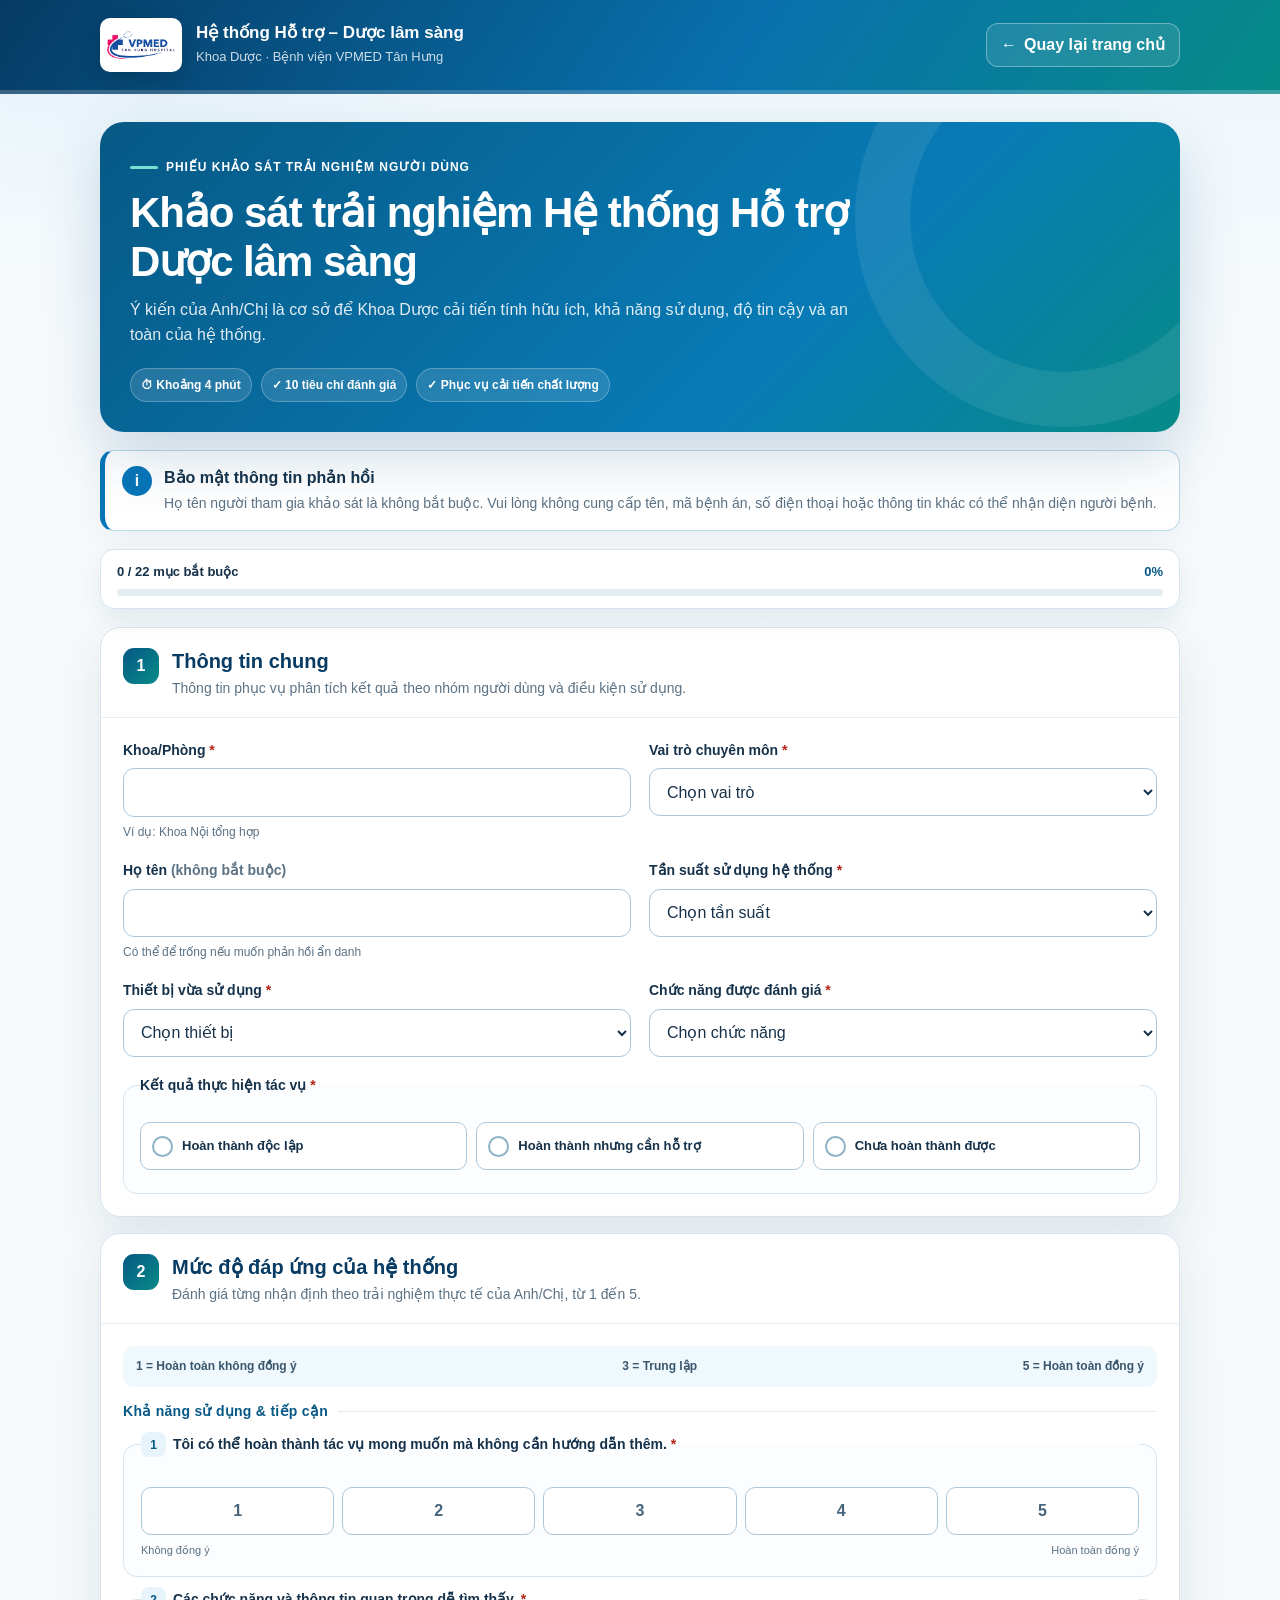
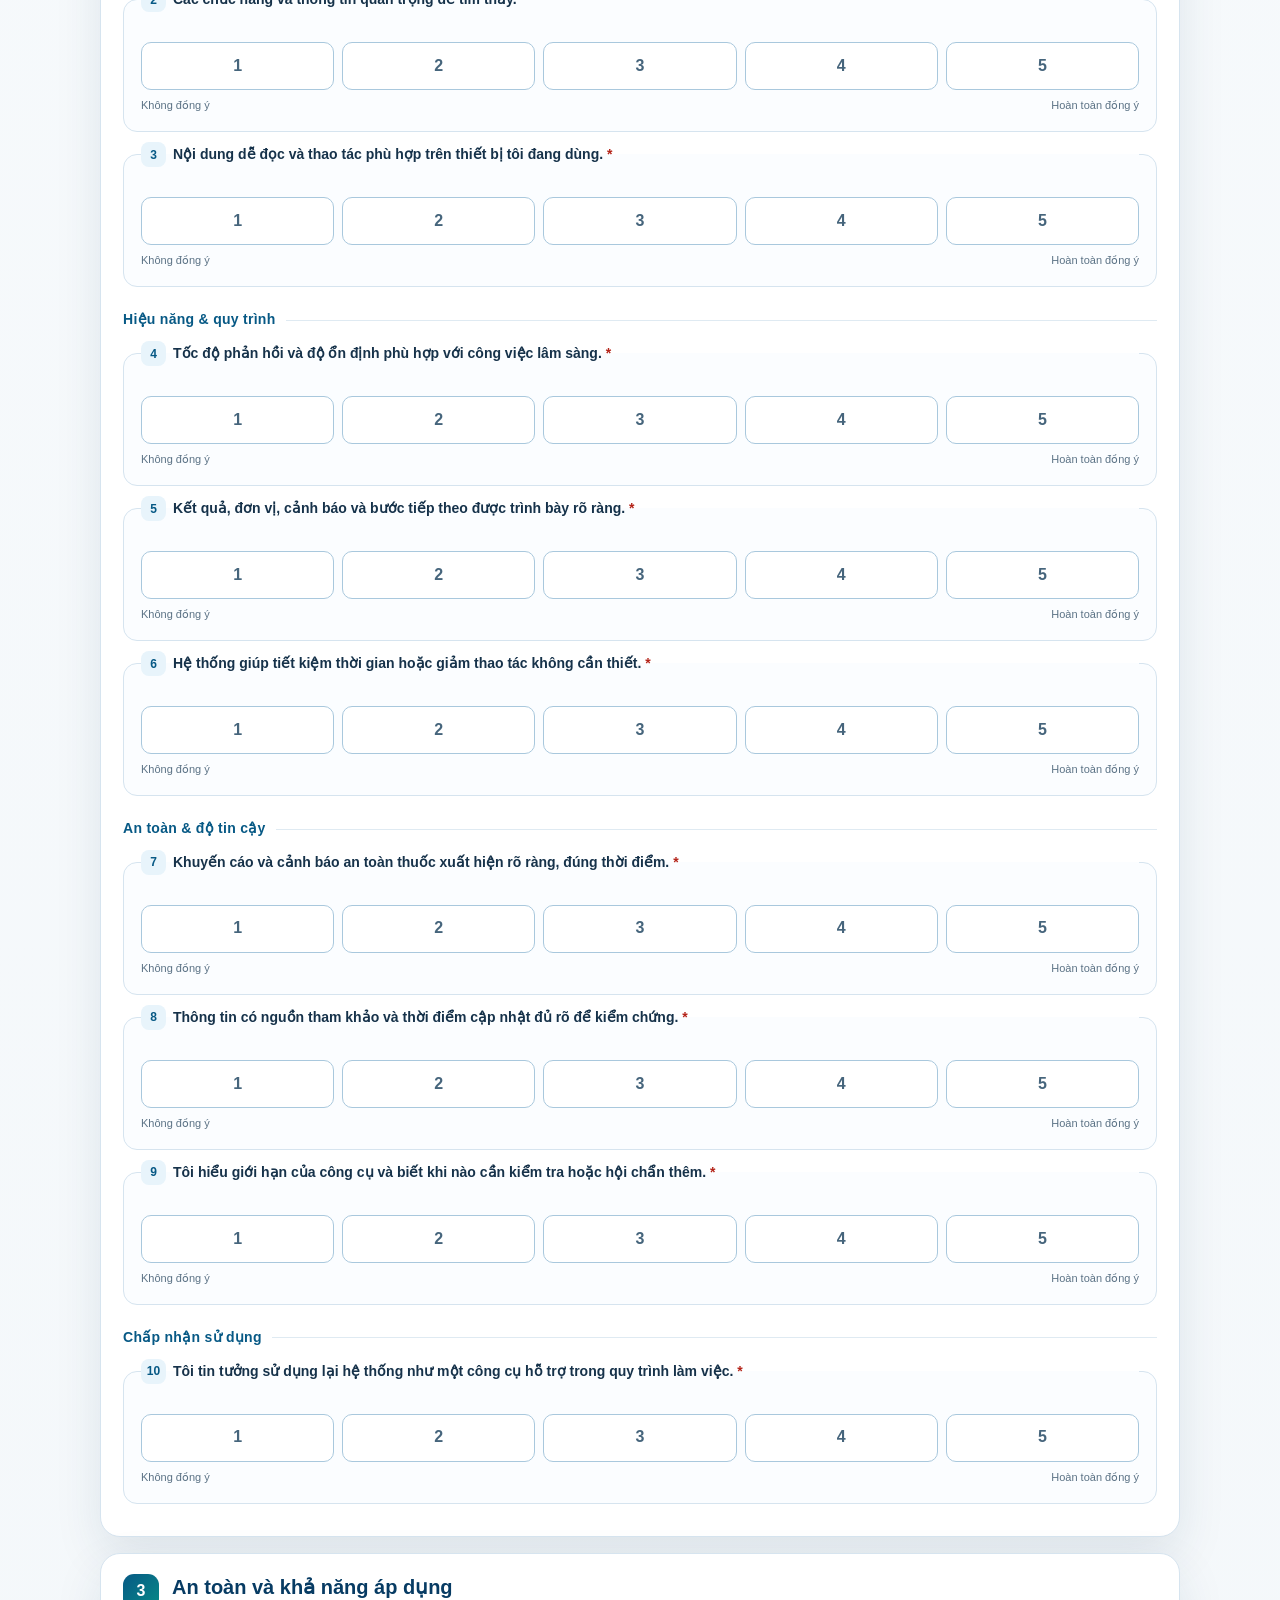
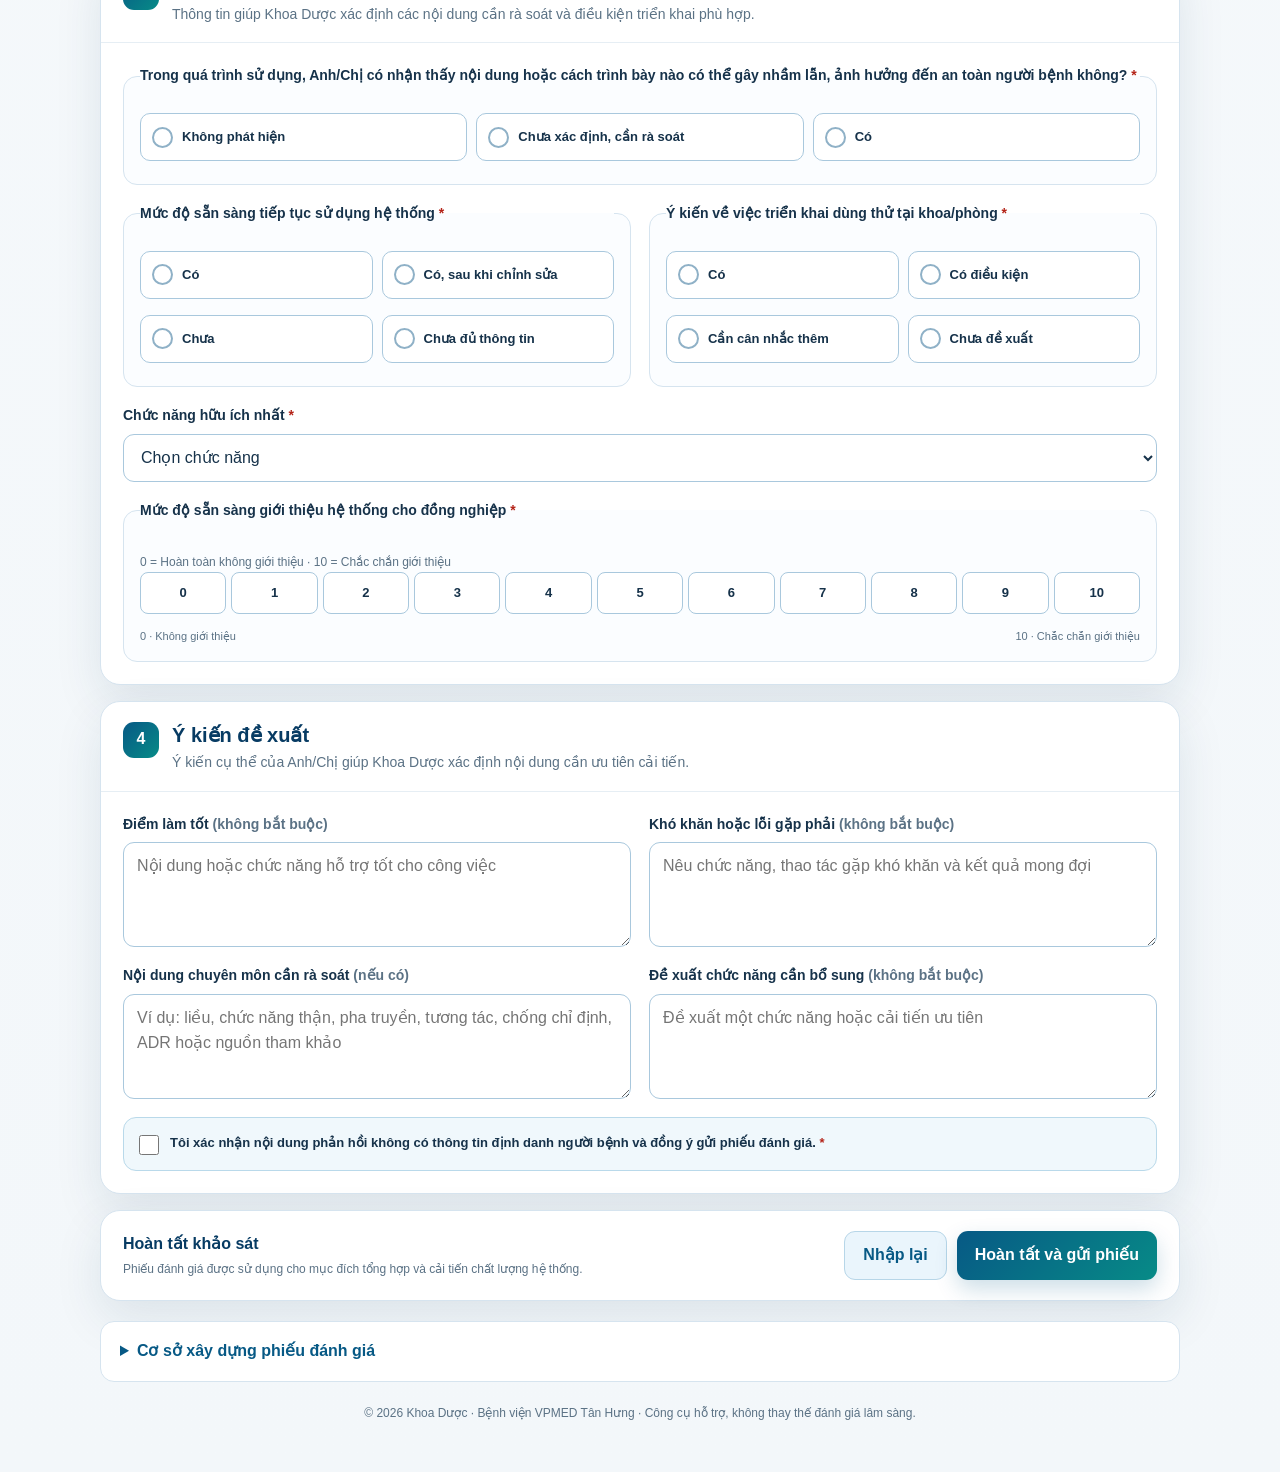
<file: phieu-danh-gia.html>
<!doctype html>
<html lang="vi">
<head>
<meta charset="utf-8">
<meta name="vpmed-build-version" content="2026.11.18.87">
<meta name="viewport" content="width=device-width,initial-scale=1">
<meta name="theme-color" content="#075985">
<meta name="format-detection" content="telephone=no">
<meta name="robots" content="noindex">
<title>Khảo sát trải nghiệm Hệ thống Hỗ trợ Dược lâm sàng | VPMED Tân Hưng</title>
<style>
:root{
  --navy:#073b63;
  --blue:#0875b8;
  --blue-dark:#075985;
  --teal:#078b87;
  --teal-soft:#e8faf7;
  --sky:#eaf5fc;
  --bg:#f3f8fc;
  --surface:#ffffff;
  --text:#16324a;
  --muted:#5b7285;
  --line:#d6e4ef;
  --line-strong:#a9c8dd;
  --danger:#b42318;
  --danger-soft:#fff1f0;
  --success:#147a55;
  --success-soft:#ecfdf5;
  --amber:#a15c00;
  --focus:#ffbf47;
  --shadow:0 18px 48px rgba(24,63,91,.10);
}
*{box-sizing:border-box}
html{scroll-behavior:smooth}
body{
  margin:0;
  min-width:320px;
  color:var(--text);
  background:
    radial-gradient(circle at 10% -5%,rgba(65,165,220,.16),transparent 29rem),
    linear-gradient(180deg,#eef7fc 0,#f7fafc 24rem,#f3f7fa 100%);
  font-family:Inter,-apple-system,BlinkMacSystemFont,"Segoe UI",Roboto,Arial,sans-serif;
  font-size:16px;
  line-height:1.55;
}
button,input,select,textarea{font:inherit}
a{color:var(--blue-dark)}
.skip-link{
  position:fixed;
  top:8px;
  left:8px;
  z-index:1000;
  padding:10px 14px;
  color:#fff;
  background:var(--navy);
  border-radius:8px;
  transform:translateY(-160%);
}
.skip-link:focus{transform:none}
.site-header{
  color:#fff;
  background:linear-gradient(125deg,#063b64 0%,#0871ad 58%,#078b87 100%);
  border-bottom:4px solid rgba(255,255,255,.20);
}
.header-inner{
  width:min(1080px,calc(100% - 32px));
  margin:0 auto;
  padding:18px 0;
  display:flex;
  align-items:center;
  justify-content:space-between;
  gap:24px;
}
.brand{display:flex;align-items:center;gap:14px;min-width:0}
.brand-logo{
  width:82px;
  height:54px;
  object-fit:contain;
  flex:0 0 auto;
  padding:5px;
  background:#fff;
  border-radius:10px;
  box-shadow:0 8px 22px rgba(0,0,0,.14);
}
.brand strong{display:block;font-size:17px;line-height:1.3}
.brand span{display:block;margin-top:3px;color:rgba(255,255,255,.80);font-size:13px}
.back-link{
  display:inline-flex;
  align-items:center;
  gap:7px;
  min-height:44px;
  padding:9px 14px;
  color:#fff;
  text-decoration:none;
  font-weight:800;
  border:1px solid rgba(255,255,255,.34);
  border-radius:12px;
  background:rgba(255,255,255,.10);
}
.page{
  width:min(1080px,calc(100% - 32px));
  margin:0 auto;
  padding:28px 0 50px;
}
.hero{
  position:relative;
  overflow:hidden;
  padding:30px;
  color:#fff;
  background:linear-gradient(135deg,#075985,#087bb6 65%,#078b87);
  border-radius:24px;
  box-shadow:0 24px 60px rgba(7,77,120,.19);
}
.hero::after{
  content:"";
  position:absolute;
  right:-95px;
  top:-115px;
  width:310px;
  height:310px;
  border:55px solid rgba(255,255,255,.08);
  border-radius:50%;
}
.hero-content{position:relative;z-index:1;max-width:790px}
.eyebrow{
  display:inline-flex;
  align-items:center;
  gap:8px;
  margin-bottom:12px;
  font-size:12px;
  font-weight:900;
  letter-spacing:.08em;
  text-transform:uppercase;
}
.eyebrow::before{content:"";width:28px;height:3px;background:#79e1d5;border-radius:99px}
.hero h1{margin:0;font-size:clamp(28px,5vw,42px);line-height:1.16;letter-spacing:-.025em}
.hero p{max-width:740px;margin:12px 0 0;color:rgba(255,255,255,.88);font-size:16px}
.trust-row{display:flex;flex-wrap:wrap;gap:9px;margin-top:20px}
.trust-badge{
  display:inline-flex;
  align-items:center;
  gap:7px;
  padding:7px 10px;
  color:#fff;
  background:rgba(255,255,255,.12);
  border:1px solid rgba(255,255,255,.24);
  border-radius:999px;
  font-size:12px;
  font-weight:800;
}
.notice{
  display:grid;
  grid-template-columns:auto 1fr;
  gap:12px;
  align-items:start;
  margin:18px 0;
  padding:15px 17px;
  background:#fff;
  border:1px solid #b9d9ea;
  border-left:5px solid var(--blue);
  border-radius:14px;
  box-shadow:0 10px 30px rgba(24,63,91,.06);
}
.notice-icon{
  display:grid;
  place-items:center;
  width:30px;
  height:30px;
  color:#fff;
  background:var(--blue);
  border-radius:50%;
  font-weight:900;
}
.notice strong{display:block;margin-bottom:2px}
.notice p{margin:0;color:var(--muted);font-size:14px}
.progress-card{
  position:sticky;
  top:10px;
  z-index:20;
  margin:0 0 18px;
  padding:12px 16px;
  background:rgba(255,255,255,.96);
  border:1px solid var(--line);
  border-radius:14px;
  box-shadow:0 10px 26px rgba(24,63,91,.09);
  backdrop-filter:blur(10px);
}
.progress-meta{display:flex;justify-content:space-between;gap:14px;margin-bottom:7px;font-size:13px;font-weight:800}
.progress-meta span:last-child{color:var(--blue-dark)}
.progress-track{height:7px;overflow:hidden;background:#e3edf4;border-radius:99px}
.progress-bar{height:100%;width:0;background:linear-gradient(90deg,var(--blue),var(--teal));border-radius:inherit;transition:width .25s ease}
.card{
  margin:16px 0;
  background:var(--surface);
  border:1px solid var(--line);
  border-radius:20px;
  box-shadow:var(--shadow);
}
.section-head{
  display:flex;
  align-items:flex-start;
  gap:13px;
  padding:20px 22px 17px;
  border-bottom:1px solid #e6eef4;
}
.section-number{
  display:grid;
  place-items:center;
  flex:0 0 auto;
  width:36px;
  height:36px;
  color:#fff;
  background:linear-gradient(135deg,var(--blue-dark),var(--teal));
  border-radius:11px;
  font-weight:900;
}
.section-head h2{margin:0;color:var(--navy);font-size:20px;line-height:1.3}
.section-head p{margin:4px 0 0;color:var(--muted);font-size:14px}
.section-body{padding:22px}
.field-grid{display:grid;grid-template-columns:1fr 1fr;gap:18px}
.field{min-width:0}
.field.full{grid-column:1/-1}
.field label,.field-label{
  display:block;
  margin:0 0 7px;
  color:var(--text);
  font-size:14px;
  font-weight:850;
}
.required{color:var(--danger)}
.optional{color:var(--muted);font-weight:600}
.hint{margin:6px 0 0;color:var(--muted);font-size:12px}
input[type="text"],select,textarea{
  display:block;
  width:100%;
  min-height:48px;
  padding:11px 13px;
  color:var(--text);
  background:#fff;
  border:1px solid var(--line-strong);
  border-radius:11px;
  outline:0;
}
textarea{min-height:105px;resize:vertical}
input[type="text"]:focus,select:focus,textarea:focus{
  border-color:var(--blue);
  box-shadow:0 0 0 4px rgba(8,117,184,.13);
}
fieldset{min-width:0;margin:0;padding:0;border:0}
.choice-set{padding:16px;border:1px solid var(--line);border-radius:14px;background:#fbfdff}
.choice-set legend{
  width:100%;
  margin:0 0 10px;
  padding:0;
  color:var(--text);
  font-size:14px;
  font-weight:850;
}
.choice-grid{display:grid;grid-template-columns:repeat(3,minmax(0,1fr));gap:9px}
.choice-grid.two{grid-template-columns:repeat(2,minmax(0,1fr))}
.choice-option{position:relative;display:block;cursor:pointer}
.choice-option input{position:absolute;opacity:0;pointer-events:none}
.choice-option span{
  display:flex;
  align-items:center;
  min-height:48px;
  padding:10px 11px;
  color:var(--text);
  background:#fff;
  border:1px solid var(--line-strong);
  border-radius:10px;
  font-size:13px;
  font-weight:750;
}
.choice-option span::before{
  content:"";
  width:17px;
  height:17px;
  margin-right:9px;
  flex:0 0 auto;
  border:2px solid #8fb1c7;
  border-radius:50%;
  background:#fff;
}
.choice-option input:checked+span{color:var(--blue-dark);border-color:var(--blue);background:#edf8ff;box-shadow:inset 0 0 0 1px var(--blue)}
.choice-option input:checked+span::before{border:5px solid var(--blue)}
.choice-option input:focus-visible+span{outline:3px solid var(--focus);outline-offset:2px}
.domain{margin-top:22px}
.domain:first-child{margin-top:0}
.domain-title{
  display:flex;
  align-items:center;
  gap:10px;
  margin:0 0 10px;
  color:var(--blue-dark);
  font-size:14px;
  font-weight:900;
  letter-spacing:.02em;
}
.domain-title::after{content:"";height:1px;flex:1;background:#dfeaf2}
.rating-item{
  margin:10px 0;
  padding:17px;
  background:#fbfdff;
  border:1px solid var(--line);
  border-radius:14px;
}
.rating-item.is-answered{border-color:#9ad2c9;background:#fbfffe}
.rating-item legend{width:100%;padding:0;color:var(--text);font-size:14px;font-weight:780;line-height:1.5}
.question-number{
  display:inline-grid;
  place-items:center;
  width:25px;
  height:25px;
  margin-right:7px;
  color:var(--blue-dark);
  background:#e8f4fb;
  border-radius:8px;
  font-size:12px;
  font-weight:900;
}
.likert{
  display:grid;
  grid-template-columns:repeat(5,minmax(50px,1fr));
  gap:8px;
  margin-top:13px;
}
.likert-option{position:relative;display:block;cursor:pointer}
.likert-option input{position:absolute;opacity:0;pointer-events:none}
.likert-option span{
  display:grid;
  place-items:center;
  min-height:48px;
  color:#46657c;
  background:#fff;
  border:1px solid var(--line-strong);
  border-radius:10px;
  font-weight:900;
}
.likert-option input:checked+span{
  color:#fff;
  border-color:var(--blue);
  background:linear-gradient(135deg,var(--blue),var(--teal));
  box-shadow:0 7px 18px rgba(8,117,184,.18);
}
.likert-option input:focus-visible+span{outline:3px solid var(--focus);outline-offset:2px}
.rating-anchors{display:flex;justify-content:space-between;gap:15px;margin-top:7px;color:var(--muted);font-size:11px}
.scale-note{
  display:flex;
  justify-content:space-between;
  gap:14px;
  margin-bottom:14px;
  padding:11px 13px;
  color:#39566d;
  background:#eff8fd;
  border-radius:11px;
  font-size:12px;
  font-weight:750;
}
.nps-scale{display:grid;grid-template-columns:repeat(11,minmax(38px,1fr));gap:5px}
.nps-option{position:relative;cursor:pointer}
.nps-option input{position:absolute;opacity:0;pointer-events:none}
.nps-option span{
  display:grid;
  place-items:center;
  min-height:42px;
  background:#fff;
  border:1px solid var(--line-strong);
  border-radius:8px;
  font-size:13px;
  font-weight:850;
}
.nps-option input:checked+span{color:#fff;background:var(--blue);border-color:var(--blue)}
.nps-option input:focus-visible+span{outline:3px solid var(--focus);outline-offset:2px}
.safety-detail{display:none;margin-top:12px}
.safety-detail.is-visible{display:block}
.privacy-box{
  display:flex;
  align-items:flex-start;
  gap:11px;
  margin-top:18px;
  padding:15px;
  background:#f0f8fc;
  border:1px solid #b9d9ea;
  border-radius:13px;
}
.privacy-box input{width:20px;height:20px;margin:2px 0 0;accent-color:var(--blue)}
.privacy-box label{font-size:13px;font-weight:750}
.error-summary{
  display:none;
  margin:0 0 16px;
  padding:17px;
  color:#7b1b14;
  background:var(--danger-soft);
  border:2px solid #d92d20;
  border-radius:14px;
}
.error-summary.is-visible{display:block}
.error-summary h2{margin:0 0 8px;font-size:17px}
.error-summary ul{margin:0;padding-left:22px}
.error-summary a{color:#7b1b14;font-weight:750}
.has-error{border-color:#d92d20!important;background:#fffafa!important}
.has-error input[type="text"],.has-error select,.has-error textarea{border-color:#d92d20}
.field-error{margin:8px 0 0;color:var(--danger);font-size:12px;font-weight:800}
.submit-card{padding:20px 22px}
.submit-layout{display:flex;align-items:center;justify-content:space-between;gap:18px}
.submit-copy strong{display:block;color:var(--navy)}
.submit-copy span{display:block;margin-top:3px;color:var(--muted);font-size:12px}
.actions{display:flex;gap:10px;flex:0 0 auto}
.button{
  display:inline-flex;
  align-items:center;
  justify-content:center;
  min-height:48px;
  padding:11px 18px;
  border:0;
  border-radius:11px;
  cursor:pointer;
  font-weight:900;
}
.button-primary{color:#fff;background:linear-gradient(135deg,var(--blue-dark),var(--teal));box-shadow:0 9px 22px rgba(7,89,133,.20)}
.button-secondary{color:var(--blue-dark);background:#eaf5fc;border:1px solid #b7d6e8}
.button:disabled{cursor:wait;opacity:.65}
.button:focus-visible,.back-link:focus-visible,a:focus-visible{outline:3px solid var(--focus);outline-offset:3px}
.status{display:none;margin-top:15px;padding:17px;border-radius:14px}
.status.is-visible{display:block}
.status.success{color:#105d42;background:var(--success-soft);border:1px solid #86d8b7}
.status.error{color:#7b1b14;background:var(--danger-soft);border:1px solid #f0aaa4}
.status strong{display:block;margin-bottom:4px}
.reference-box{margin-top:20px;padding:17px 19px;background:#fff;border:1px solid var(--line);border-radius:14px}
.reference-box summary{cursor:pointer;color:var(--blue-dark);font-weight:900}
.reference-box ul{margin:12px 0 6px;padding-left:20px}
.reference-box li{margin:7px 0;color:var(--muted);font-size:13px}
.reference-box p{margin:10px 0 0;color:var(--muted);font-size:12px}
.page-footer{padding:22px 0 0;text-align:center;color:var(--muted);font-size:12px}
body.is-embedded .site-header{display:none}
body.is-embedded .page{width:min(1000px,calc(100% - 22px));padding-top:12px}
body.is-embedded .hero{border-radius:17px}
body.is-embedded .back-link{display:none}
@media(max-width:760px){
  .header-inner,.page{width:min(100% - 20px,1080px)}
  .header-inner{padding:12px 0}
  .brand-logo{width:68px;height:46px}
  .brand strong{font-size:14px}
  .brand span{font-size:11px}
  .back-link{padding:8px 10px;font-size:12px}
  .page{padding-top:14px}
  .hero{padding:22px 18px;border-radius:18px}
  .hero h1{font-size:29px}
  .hero p{font-size:14px}
  .progress-card{top:5px}
  .section-head{padding:17px 15px 14px}
  .section-body,.submit-card{padding:16px 14px}
  .field-grid{grid-template-columns:1fr;gap:15px}
  .field.full{grid-column:auto}
  .choice-grid,.choice-grid.two{grid-template-columns:1fr}
  .likert{gap:5px}
  .likert-option span{min-height:46px}
  .nps-scale{grid-template-columns:repeat(6,1fr)}
  .submit-layout{display:block}
  .actions{margin-top:14px}
  .button{flex:1}
}
@media(max-width:420px){
  .brand span{display:none}
  .brand-logo{width:62px}
  .back-link{font-size:0}
  .back-link::after{content:"Trang chủ";font-size:12px}
  .scale-note{display:block}
  .scale-note span{display:block}
  .scale-note span+span{margin-top:4px}
  .rating-item{padding:14px 11px}
  .rating-anchors{font-size:10px}
}
@media(prefers-reduced-motion:reduce){
  html{scroll-behavior:auto}
  *,*::before,*::after{transition:none!important}
}
</style>
</head>
<body>
<a class="skip-link" href="#evalForm">Bỏ qua phần giới thiệu</a>

<header class="site-header">
  <div class="header-inner">
    <div class="brand">
      <img class="brand-logo" src="assets/logo-vpmed.png" alt="VPMED Tân Hưng">
      <div>
        <strong>Hệ thống Hỗ trợ – Dược lâm sàng</strong>
        <span>Khoa Dược · Bệnh viện VPMED Tân Hưng</span>
      </div>
    </div>
    <a class="back-link" href="./" target="_top" rel="noopener"><span aria-hidden="true">←</span> Quay lại trang chủ</a>
  </div>
</header>

<main class="page">
  <section class="hero" aria-labelledby="pageTitle">
    <div class="hero-content">
      <div class="eyebrow">Phiếu khảo sát trải nghiệm người dùng</div>
      <h1 id="pageTitle">Khảo sát trải nghiệm Hệ thống Hỗ trợ Dược lâm sàng</h1>
      <p>Ý kiến của Anh/Chị là cơ sở để Khoa Dược cải tiến tính hữu ích, khả năng sử dụng, độ tin cậy và an toàn của hệ thống.</p>
      <div class="trust-row" aria-label="Thông tin về phiếu">
        <span class="trust-badge">⏱ Khoảng 4 phút</span>
        <span class="trust-badge">✓ 10 tiêu chí đánh giá</span>
        <span class="trust-badge">✓ Phục vụ cải tiến chất lượng</span>
      </div>
    </div>
  </section>

  <aside class="notice" aria-label="Lưu ý bảo mật">
    <span class="notice-icon" aria-hidden="true">i</span>
    <div>
      <strong>Bảo mật thông tin phản hồi</strong>
      <p>Họ tên người tham gia khảo sát là không bắt buộc. Vui lòng không cung cấp tên, mã bệnh án, số điện thoại hoặc thông tin khác có thể nhận diện người bệnh.</p>
    </div>
  </aside>

  <div class="progress-card" aria-label="Tiến độ hoàn thành phiếu">
    <div class="progress-meta"><span id="progressText">Bắt đầu phiếu đánh giá</span><span id="progressPercent">0%</span></div>
    <div class="progress-track" role="progressbar" aria-valuemin="0" aria-valuemax="100" aria-valuenow="0" id="progressTrack">
      <div class="progress-bar" id="progressBar"></div>
    </div>
  </div>

  <div id="errorSummary" class="error-summary" role="alert" tabindex="-1">
    <h2>Vui lòng kiểm tra lại phiếu</h2>
    <ul id="errorList"></ul>
  </div>

  <form id="evalForm" novalidate>
    <section class="card" aria-labelledby="section1Title">
      <div class="section-head">
        <span class="section-number" aria-hidden="true">1</span>
        <div><h2 id="section1Title">Thông tin chung</h2><p>Thông tin phục vụ phân tích kết quả theo nhóm người dùng và điều kiện sử dụng.</p></div>
      </div>
      <div class="section-body">
        <div class="field-grid">
          <div class="field">
            <label for="khoaPhong">Khoa/Phòng <span class="required" aria-hidden="true">*</span></label>
            <input id="khoaPhong" type="text" autocomplete="organization" required>
            <p class="hint">Ví dụ: Khoa Nội tổng hợp</p>
          </div>
          <div class="field">
            <label for="chucDanh">Vai trò chuyên môn <span class="required" aria-hidden="true">*</span></label>
            <select id="chucDanh" required>
              <option value="" selected disabled>Chọn vai trò</option>
              <option>Bác sĩ</option>
              <option>Dược sĩ</option>
              <option>Điều dưỡng</option>
              <option>Kỹ thuật viên</option>
              <option>Quản lý chuyên môn</option>
              <option>Công nghệ thông tin</option>
              <option>Khác</option>
            </select>
          </div>
          <div class="field">
            <label for="hoTen">Họ tên <span class="optional">(không bắt buộc)</span></label>
            <input id="hoTen" type="text" autocomplete="name">
            <p class="hint">Có thể để trống nếu muốn phản hồi ẩn danh</p>
          </div>
          <div class="field">
            <label for="tanSuat">Tần suất sử dụng hệ thống <span class="required" aria-hidden="true">*</span></label>
            <select id="tanSuat" required>
              <option value="" selected disabled>Chọn tần suất</option>
              <option value="lan_dau">Lần đầu sử dụng</option>
              <option value="it_hon_hang_tuan">Ít hơn 1 lần/tuần</option>
              <option value="1_2_lan_tuan">1–2 lần/tuần</option>
              <option value="3_5_lan_tuan">3–5 lần/tuần</option>
              <option value="hang_ngay">Hằng ngày</option>
            </select>
          </div>
          <div class="field">
            <label for="thietBi">Thiết bị vừa sử dụng <span class="required" aria-hidden="true">*</span></label>
            <select id="thietBi" required>
              <option value="" selected disabled>Chọn thiết bị</option>
              <option value="dien_thoai">Điện thoại</option>
              <option value="may_tinh">Máy tính để bàn/laptop</option>
              <option value="may_tinh_bang">Máy tính bảng</option>
              <option value="nhieu_thiet_bi">Nhiều thiết bị</option>
            </select>
          </div>
          <div class="field">
            <label for="chucNangDaDung">Chức năng được đánh giá <span class="required" aria-hidden="true">*</span></label>
            <select id="chucNangDaDung" required>
              <option value="" selected disabled>Chọn chức năng</option>
              <option>Tính CrCl/eGFR và hiệu chỉnh liều</option>
              <option>Tra cứu thuốc nội trú</option>
              <option>Kiểm tra tương tác/chống chỉ định</option>
              <option>Kháng sinh theo bệnh lý</option>
              <option>Tính liều kháng sinh Nhi</option>
              <option>Pha và bảo quản thuốc tiêm</option>
              <option>Thuốc ở thai kỳ/cho con bú</option>
              <option>Cảnh giác dược/an toàn thuốc</option>
              <option>Tính liều PET/CT</option>
              <option>Công cụ Dược lâm sàng khác</option>
              <option>Đánh giá tổng thể nhiều chức năng</option>
            </select>
          </div>
          <fieldset class="choice-set field full">
            <legend>Kết quả thực hiện tác vụ <span class="required" aria-hidden="true">*</span></legend>
            <div class="choice-grid">
              <label class="choice-option"><input id="ketQuaTacVu-hoanThanh" type="radio" name="ketQuaTacVu" value="hoan_thanh" required><span>Hoàn thành độc lập</span></label>
              <label class="choice-option"><input type="radio" name="ketQuaTacVu" value="can_ho_tro" required><span>Hoàn thành nhưng cần hỗ trợ</span></label>
              <label class="choice-option"><input type="radio" name="ketQuaTacVu" value="khong_hoan_thanh" required><span>Chưa hoàn thành được</span></label>
            </div>
          </fieldset>
        </div>
      </div>
    </section>

    <section class="card" aria-labelledby="section2Title">
      <div class="section-head">
        <span class="section-number" aria-hidden="true">2</span>
        <div><h2 id="section2Title">Mức độ đáp ứng của hệ thống</h2><p>Đánh giá từng nhận định theo trải nghiệm thực tế của Anh/Chị, từ 1 đến 5.</p></div>
      </div>
      <div class="section-body">
        <div class="scale-note"><span><strong>1</strong> = Hoàn toàn không đồng ý</span><span><strong>3</strong> = Trung lập</span><span><strong>5</strong> = Hoàn toàn đồng ý</span></div>
        <div id="ratingBox"></div>
      </div>
    </section>

    <section class="card" aria-labelledby="section3Title">
      <div class="section-head">
        <span class="section-number" aria-hidden="true">3</span>
        <div><h2 id="section3Title">An toàn và khả năng áp dụng</h2><p>Thông tin giúp Khoa Dược xác định các nội dung cần rà soát và điều kiện triển khai phù hợp.</p></div>
      </div>
      <div class="section-body">
        <div class="field-grid">
          <fieldset class="choice-set field full">
            <legend>Trong quá trình sử dụng, Anh/Chị có nhận thấy nội dung hoặc cách trình bày nào có thể gây nhầm lẫn, ảnh hưởng đến an toàn người bệnh không? <span class="required" aria-hidden="true">*</span></legend>
            <div class="choice-grid">
              <label class="choice-option"><input id="canhBaoAnToan-khong" type="radio" name="canhBaoAnToan" value="khong" required><span>Không phát hiện</span></label>
              <label class="choice-option"><input type="radio" name="canhBaoAnToan" value="khong_chac" required><span>Chưa xác định, cần rà soát</span></label>
              <label class="choice-option"><input type="radio" name="canhBaoAnToan" value="co" required><span>Có</span></label>
            </div>
            <div class="safety-detail" id="safetyDetailWrap">
              <label class="field-label" for="safetyDetail">Mô tả ngắn nội dung cần rà soát <span class="required" aria-hidden="true">*</span></label>
              <textarea id="safetyDetail" placeholder="Nêu chức năng, dữ liệu hoặc cảnh báo đã thấy; không nhập thông tin người bệnh"></textarea>
            </div>
          </fieldset>

          <fieldset class="choice-set field">
            <legend>Mức độ sẵn sàng tiếp tục sử dụng hệ thống <span class="required" aria-hidden="true">*</span></legend>
            <div class="choice-grid two">
              <label class="choice-option"><input id="sanSang-co" type="radio" name="sanSang" value="co" required><span>Có</span></label>
              <label class="choice-option"><input type="radio" name="sanSang" value="can_chinh_sua" required><span>Có, sau khi chỉnh sửa</span></label>
              <label class="choice-option"><input type="radio" name="sanSang" value="chua" required><span>Chưa</span></label>
              <label class="choice-option"><input type="radio" name="sanSang" value="chua_du_thong_tin" required><span>Chưa đủ thông tin</span></label>
            </div>
          </fieldset>

          <fieldset class="choice-set field">
            <legend>Ý kiến về việc triển khai dùng thử tại khoa/phòng <span class="required" aria-hidden="true">*</span></legend>
            <div class="choice-grid two">
              <label class="choice-option"><input id="deXuat-co" type="radio" name="deXuat" value="co" required><span>Có</span></label>
              <label class="choice-option"><input type="radio" name="deXuat" value="can_dieu_kien" required><span>Có điều kiện</span></label>
              <label class="choice-option"><input type="radio" name="deXuat" value="canh_nhac" required><span>Cần cân nhắc thêm</span></label>
              <label class="choice-option"><input type="radio" name="deXuat" value="chua" required><span>Chưa đề xuất</span></label>
            </div>
          </fieldset>

          <div class="field full">
            <label for="huuIch">Chức năng hữu ích nhất <span class="required" aria-hidden="true">*</span></label>
            <select id="huuIch" required>
              <option value="" selected disabled>Chọn chức năng</option>
              <option>Tính CrCl/eGFR và hiệu chỉnh liều</option>
              <option>Tra cứu thuốc nội trú</option>
              <option>Kiểm tra tương tác/chống chỉ định</option>
              <option>Kháng sinh theo bệnh lý</option>
              <option>Tính liều kháng sinh Nhi</option>
              <option>Pha và bảo quản thuốc tiêm</option>
              <option>Thông tin an toàn thuốc</option>
              <option>Tính liều PET/CT</option>
              <option>Khác</option>
              <option>Chưa xác định</option>
            </select>
          </div>

          <fieldset class="choice-set field full">
            <legend>Mức độ sẵn sàng giới thiệu hệ thống cho đồng nghiệp <span class="required" aria-hidden="true">*</span></legend>
            <p class="hint">0 = Hoàn toàn không giới thiệu · 10 = Chắc chắn giới thiệu</p>
            <div class="nps-scale" aria-label="Thang điểm từ 0 đến 10" id="npsScale"></div>
            <div class="rating-anchors"><span>0 · Không giới thiệu</span><span>10 · Chắc chắn giới thiệu</span></div>
          </fieldset>
        </div>
      </div>
    </section>

    <section class="card" aria-labelledby="section4Title">
      <div class="section-head">
        <span class="section-number" aria-hidden="true">4</span>
        <div><h2 id="section4Title">Ý kiến đề xuất</h2><p>Ý kiến cụ thể của Anh/Chị giúp Khoa Dược xác định nội dung cần ưu tiên cải tiến.</p></div>
      </div>
      <div class="section-body">
        <div class="field-grid">
          <div class="field">
            <label for="diemTot">Điểm làm tốt <span class="optional">(không bắt buộc)</span></label>
            <textarea id="diemTot" placeholder="Nội dung hoặc chức năng hỗ trợ tốt cho công việc"></textarea>
          </div>
          <div class="field">
            <label for="gopY">Khó khăn hoặc lỗi gặp phải <span class="optional">(không bắt buộc)</span></label>
            <textarea id="gopY" placeholder="Nêu chức năng, thao tác gặp khó khăn và kết quả mong đợi"></textarea>
          </div>
          <div class="field">
            <label for="chuyenMon">Nội dung chuyên môn cần rà soát <span class="optional">(nếu có)</span></label>
            <textarea id="chuyenMon" placeholder="Ví dụ: liều, chức năng thận, pha truyền, tương tác, chống chỉ định, ADR hoặc nguồn tham khảo"></textarea>
          </div>
          <div class="field">
            <label for="chucNang">Đề xuất chức năng cần bổ sung <span class="optional">(không bắt buộc)</span></label>
            <textarea id="chucNang" placeholder="Đề xuất một chức năng hoặc cải tiến ưu tiên"></textarea>
          </div>
        </div>

        <div class="privacy-box">
          <input id="consent" type="checkbox" required>
          <label for="consent">Tôi xác nhận nội dung phản hồi không có thông tin định danh người bệnh và đồng ý gửi phiếu đánh giá. <span class="required" aria-hidden="true">*</span></label>
        </div>
      </div>
    </section>

    <section class="card submit-card">
      <div class="submit-layout">
        <div class="submit-copy">
          <strong>Hoàn tất khảo sát</strong>
          <span>Phiếu đánh giá được sử dụng cho mục đích tổng hợp và cải tiến chất lượng hệ thống.</span>
        </div>
        <div class="actions">
          <button class="button button-secondary" type="button" id="resetBtn">Nhập lại</button>
          <button class="button button-primary" type="submit" id="submitBtn">Hoàn tất và gửi phiếu</button>
        </div>
      </div>
      <div id="statusBox" class="status" aria-live="polite"></div>
    </section>
  </form>

  <details class="reference-box">
    <summary>Cơ sở xây dựng phiếu đánh giá</summary>
    <ul>
      <li><a href="https://digital.ahrq.gov/health-it-tools-and-resources/evaluation-resources/workflow-assessment-health-it-toolkit/examples/usability" target="_blank" rel="noopener">AHRQ – Usability Evaluation</a>: khả năng hoàn thành tác vụ, tính trực quan và phù hợp quy trình.</li>
      <li><a href="https://www.england.nhs.uk/long-read/digital-clinical-safety-strategy/" target="_blank" rel="noopener">NHS England – Digital Clinical Safety Strategy/DTAC</a>: an toàn lâm sàng, bảo vệ dữ liệu, kỹ thuật, khả năng tiếp cận và sử dụng.</li>
      <li><a href="https://www.nice.org.uk/what-nice-does/digital-health/evidence-standards-framework-esf-for-digital-health-technologies" target="_blank" rel="noopener">NICE – Evidence Standards Framework</a>: bằng chứng, hiệu quả và nhu cầu của người dùng/hệ thống y tế.</li>
      <li><a href="https://service-manual.nhs.uk/design-system/components/radios" target="_blank" rel="noopener">NHS Design System – Form controls</a>: nhóm câu hỏi rõ ràng, không chọn sẵn và hỗ trợ truy cập.</li>
    </ul>
    <p>Phiếu này là công cụ phản hồi nội bộ được điều chỉnh cho bối cảnh VPMED; không thay thế thẩm định an toàn lâm sàng, đánh giá bảo mật hoặc chứng nhận theo một tiêu chuẩn quốc gia.</p>
  </details>

  <footer class="page-footer">© 2026 Khoa Dược · Bệnh viện VPMED Tân Hưng · Công cụ hỗ trợ, không thay thế đánh giá lâm sàng.</footer>
</main>

<script>
(function(){
  'use strict';

  var SCRIPT_URL='https://script.google.com/macros/s/AKfycbxRQhht_S6L_pZxKaDzf56lQv0cgTrh2R-OU9ya1ABnc1rmul45QHwCRmKJfEdTVPnFcg/exec';
  var FORM_VERSION='VPMED-CDSS-EVALUATION-v2.0-20260811';
  var form=document.getElementById('evalForm');
  var ratingBox=document.getElementById('ratingBox');
  var statusBox=document.getElementById('statusBox');
  var safetyDetail=document.getElementById('safetyDetail');
  var safetyDetailWrap=document.getElementById('safetyDetailWrap');

  var criteria=[
    {key:'tc1',domain:'Khả năng sử dụng & tiếp cận',text:'Tôi có thể hoàn thành tác vụ mong muốn mà không cần hướng dẫn thêm.'},
    {key:'tc2',domain:'Khả năng sử dụng & tiếp cận',text:'Các chức năng và thông tin quan trọng dễ tìm thấy.'},
    {key:'tc3',domain:'Khả năng sử dụng & tiếp cận',text:'Nội dung dễ đọc và thao tác phù hợp trên thiết bị tôi đang dùng.'},
    {key:'tc4',domain:'Hiệu năng & quy trình',text:'Tốc độ phản hồi và độ ổn định phù hợp với công việc lâm sàng.'},
    {key:'tc5',domain:'Hiệu năng & quy trình',text:'Kết quả, đơn vị, cảnh báo và bước tiếp theo được trình bày rõ ràng.'},
    {key:'tc6',domain:'Hiệu năng & quy trình',text:'Hệ thống giúp tiết kiệm thời gian hoặc giảm thao tác không cần thiết.'},
    {key:'tc7',domain:'An toàn & độ tin cậy',text:'Khuyến cáo và cảnh báo an toàn thuốc xuất hiện rõ ràng, đúng thời điểm.'},
    {key:'tc8',domain:'An toàn & độ tin cậy',text:'Thông tin có nguồn tham khảo và thời điểm cập nhật đủ rõ để kiểm chứng.'},
    {key:'tc9',domain:'An toàn & độ tin cậy',text:'Tôi hiểu giới hạn của công cụ và biết khi nào cần kiểm tra hoặc hội chẩn thêm.'},
    {key:'tc10',domain:'Chấp nhận sử dụng',text:'Tôi tin tưởng sử dụng lại hệ thống như một công cụ hỗ trợ trong quy trình làm việc.'}
  ];

  var messages={
    khoaPhong:'Nhập Khoa/Phòng.',
    chucDanh:'Chọn vai trò chuyên môn.',
    tanSuat:'Chọn tần suất sử dụng.',
    thietBi:'Chọn thiết bị vừa sử dụng.',
    chucNangDaDung:'Chọn chức năng vừa đánh giá.',
    ketQuaTacVu:'Chọn kết quả tác vụ vừa thực hiện.',
    canhBaoAnToan:'Cho biết có phát hiện tín hiệu an toàn hay không.',
    sanSang:'Chọn mức độ sẵn sàng tiếp tục sử dụng.',
    deXuat:'Chọn ý kiến về triển khai dùng thử.',
    huuIch:'Chọn chức năng hữu ích nhất.',
    nps:'Chọn một điểm giới thiệu từ 0 đến 10.',
    consent:'Xác nhận phản hồi không chứa thông tin định danh người bệnh.'
  };

  function esc(value){
    return String(value==null?'':value).replace(/[&<>"']/g,function(char){
      return {'&':'&amp;','<':'&lt;','>':'&gt;','"':'&quot;',"'":'&#039;'}[char];
    });
  }

  function renderRatings(){
    var html='';
    var domain='';
    criteria.forEach(function(item,index){
      if(item.domain!==domain){
        if(domain) html+='</div>';
        domain=item.domain;
        html+='<div class="domain"><h3 class="domain-title">'+esc(domain)+'</h3>';
      }
      html+='<fieldset class="rating-item" data-rating-key="'+item.key+'" id="group-'+item.key+'">';
      html+='<legend><span class="question-number" aria-hidden="true">'+(index+1)+'</span>'+esc(item.text)+' <span class="required" aria-hidden="true">*</span></legend>';
      html+='<div class="likert">';
      for(var score=1;score<=5;score++){
        var description=score===1?'Hoàn toàn không đồng ý':score===2?'Không đồng ý':score===3?'Trung lập':score===4?'Đồng ý':'Hoàn toàn đồng ý';
        html+='<label class="likert-option"><input '+(score===1?'id="'+item.key+'-1" ':'')+'type="radio" name="'+item.key+'" value="'+score+'" required aria-label="'+score+' – '+description+'"><span aria-hidden="true">'+score+'</span></label>';
      }
      html+='</div><div class="rating-anchors"><span>Không đồng ý</span><span>Hoàn toàn đồng ý</span></div></fieldset>';
    });
    if(domain) html+='</div>';
    ratingBox.innerHTML=html;
  }

  function renderNps(){
    var box=document.getElementById('npsScale');
    var html='';
    for(var score=0;score<=10;score++){
      html+='<label class="nps-option"><input '+(score===0?'id="nps-0" ':'')+'type="radio" name="nps" value="'+score+'" required aria-label="'+score+' trên 10"><span aria-hidden="true">'+score+'</span></label>';
    }
    box.innerHTML=html;
  }

  function getRadio(name){
    var selected=form.querySelector('input[name="'+name+'"]:checked');
    return selected?selected.value:'';
  }

  function textValue(id){
    var element=document.getElementById(id);
    return element?String(element.value||'').trim():'';
  }

  function updateSafetyDetail(){
    var value=getRadio('canhBaoAnToan');
    var show=value==='co'||value==='khong_chac';
    safetyDetailWrap.classList.toggle('is-visible',show);
    safetyDetail.required=show;
    if(!show) safetyDetail.value='';
  }

  function updateProgress(){
    var completed=0;
    var total=0;
    ['khoaPhong','chucDanh','tanSuat','thietBi','chucNangDaDung','huuIch'].forEach(function(id){
      total+=1;
      if(textValue(id)) completed+=1;
    });
    ['ketQuaTacVu','canhBaoAnToan','sanSang','deXuat','nps'].forEach(function(name){
      total+=1;
      if(getRadio(name)) completed+=1;
    });
    criteria.forEach(function(item){
      total+=1;
      var answered=Boolean(getRadio(item.key));
      if(answered) completed+=1;
      var group=document.getElementById('group-'+item.key);
      if(group) group.classList.toggle('is-answered',answered);
    });
    total+=1;
    if(document.getElementById('consent').checked) completed+=1;

    var percent=Math.round(completed/total*100);
    document.getElementById('progressBar').style.width=percent+'%';
    document.getElementById('progressPercent').textContent=percent+'%';
    document.getElementById('progressTrack').setAttribute('aria-valuenow',String(percent));
    document.getElementById('progressText').textContent=percent===100?'Đã hoàn thành các mục bắt buộc':completed+' / '+total+' mục bắt buộc';
  }

  function clearErrors(){
    document.getElementById('errorSummary').classList.remove('is-visible');
    document.querySelectorAll('.has-error').forEach(function(element){element.classList.remove('has-error');});
    document.querySelectorAll('.field-error').forEach(function(element){element.remove();});
    form.querySelectorAll('[aria-invalid="true"]').forEach(function(element){element.removeAttribute('aria-invalid');});
  }

  function addIssue(issues,target,message){
    if(!target) return;
    issues.push({target:target,message:message});
  }

  function validateForm(){
    clearErrors();
    var issues=[];
    ['khoaPhong','chucDanh','tanSuat','thietBi','chucNangDaDung','huuIch'].forEach(function(id){
      var element=document.getElementById(id);
      if(!textValue(id)) addIssue(issues,element,messages[id]);
    });
    ['ketQuaTacVu','canhBaoAnToan','sanSang','deXuat','nps'].forEach(function(name){
      if(!getRadio(name)) addIssue(issues,form.querySelector('input[name="'+name+'"]'),messages[name]);
    });
    criteria.forEach(function(item,index){
      if(!getRadio(item.key)){
        addIssue(issues,document.getElementById(item.key+'-1'),'Chấm điểm tiêu chí '+(index+1)+'.');
      }
    });
    if(safetyDetail.required&&textValue('safetyDetail').length<10){
      addIssue(issues,safetyDetail,'Mô tả nội dung an toàn cần rà soát, tối thiểu 10 ký tự.');
    }
    if(!document.getElementById('consent').checked){
      addIssue(issues,document.getElementById('consent'),messages.consent);
    }
    if(!issues.length) return true;

    var list=document.getElementById('errorList');
    list.innerHTML='';
    issues.forEach(function(issue,index){
      if(!issue.target.id) issue.target.id='eval-error-target-'+index;
      issue.target.setAttribute('aria-invalid','true');
      var container=issue.target.closest('.field,.rating-item,.privacy-box,.choice-set')||issue.target;
      container.classList.add('has-error');
      if(!container.querySelector('.field-error')){
        var inline=document.createElement('p');
        inline.className='field-error';
        inline.textContent='Lỗi: '+issue.message;
        container.appendChild(inline);
      }
      var li=document.createElement('li');
      var link=document.createElement('a');
      link.href='#'+issue.target.id;
      link.textContent=issue.message;
      link.addEventListener('click',function(event){
        event.preventDefault();
        issue.target.scrollIntoView({behavior:'smooth',block:'center'});
        issue.target.focus();
      });
      li.appendChild(link);
      list.appendChild(li);
    });
    var summary=document.getElementById('errorSummary');
    summary.classList.add('is-visible');
    summary.scrollIntoView({behavior:'smooth',block:'start'});
    summary.focus();
    return false;
  }

  function average(keys,ratings){
    var total=keys.reduce(function(sum,key){return sum+Number(ratings[key]||0);},0);
    return Number((total/keys.length).toFixed(2));
  }

  function makeSubmissionId(){
    var now=new Date();
    var date=now.toISOString().slice(0,10).replace(/-/g,'');
    var random=Math.random().toString(36).slice(2,7).toUpperCase();
    return 'VPMED-EVAL-'+date+'-'+random;
  }

  function showStatus(type,title,message){
    statusBox.className='status is-visible '+type;
    statusBox.innerHTML='<strong>'+esc(title)+'</strong><span>'+esc(message)+'</span>';
    statusBox.scrollIntoView({behavior:'smooth',block:'nearest'});
  }

  function clearFormAfterSuccess(){
    form.reset();
    safetyDetailWrap.classList.remove('is-visible');
    safetyDetail.required=false;
    document.querySelectorAll('.rating-item').forEach(function(item){item.classList.remove('is-answered');});
    clearErrors();
    updateProgress();
  }

  function buildPayload(){
    var ratings={};
    var ratingLabels={};
    criteria.forEach(function(item){
      ratings[item.key]=Number(getRadio(item.key));
      ratingLabels[item.key]=item.text;
    });
    var generalNotes=[];
    if(textValue('diemTot')) generalNotes.push('Điểm làm tốt: '+textValue('diemTot'));
    if(textValue('gopY')) generalNotes.push('Khó khăn/lỗi: '+textValue('gopY'));
    var submissionId=makeSubmissionId();
    var submittedAt=new Date().toISOString();
    return {
      action:'submitEvaluation',
      submissionId:submissionId,
      submittedAt:submittedAt,
      hoTen:textValue('hoTen'),
      khoaPhong:textValue('khoaPhong'),
      chucDanh:textValue('chucDanh'),
      tanSuatSuDungKhangSinh:textValue('tanSuat'),
      tanSuatSuDungHeThong:textValue('tanSuat'),
      thietBiSuDung:textValue('thietBi'),
      chucNangDaDanhGia:textValue('chucNangDaDung'),
      ketQuaTacVu:getRadio('ketQuaTacVu'),
      ratings:ratings,
      ratingLabels:ratingLabels,
      categoryScores:{
        khaNangSuDung:average(['tc1','tc2','tc3'],ratings),
        hieuNangQuyTrinh:average(['tc4','tc5','tc6'],ratings),
        anToanTinCay:average(['tc7','tc8','tc9'],ratings),
        chapNhanSuDung:average(['tc10'],ratings)
      },
      diemTrungBinh:average(criteria.map(function(item){return item.key;}),ratings),
      canhBaoAnToan:getRadio('canhBaoAnToan'),
      moTaCanhBaoAnToan:textValue('safetyDetail'),
      sanSangSuDung:getRadio('sanSang'),
      deXuatTrienKhaiThu:getRadio('deXuat'),
      noiDungHuuIchNhat:textValue('huuIch'),
      diemGioiThieuNPS:Number(getRadio('nps')),
      diemLamTot:textValue('diemTot'),
      gopY_LoiGapPhai:generalNotes.join('\n'),
      noiDungChuyenMonCanRaSoat:textValue('chuyenMon'),
      deXuatChucNangBoSung:textValue('chucNang'),
      xacNhanKhongCoDuLieuNguoiBenh:true,
      version:FORM_VERSION,
      legacyCompatible:true
    };
  }

  async function submitEvaluation(event){
    event.preventDefault();
    statusBox.className='status';
    if(!validateForm()) return;

    var payload=buildPayload();
    var button=document.getElementById('submitBtn');
    var originalText=button.textContent;
    var controller=typeof AbortController!=='undefined'?new AbortController():null;
    var timeout=controller?window.setTimeout(function(){controller.abort();},20000):null;
    button.disabled=true;
    button.textContent='Đang gửi…';

    try{
      await fetch(SCRIPT_URL,{
        method:'POST',
        mode:'no-cors',
        headers:{'Content-Type':'text/plain;charset=utf-8'},
        body:JSON.stringify(payload),
        signal:controller?controller.signal:undefined
      });
      clearFormAfterSuccess();
      showStatus('success','Đã ghi nhận phiếu đánh giá','Cảm ơn Anh/Chị đã tham gia khảo sát. Mã phản hồi: '+payload.submissionId+'.');
      if(window.parent!==window){
        window.parent.postMessage({type:'evaluation-submitted',submissionId:payload.submissionId},'*');
      }
    }catch(error){
      showStatus('error','Phiếu chưa được gửi','Nội dung đã nhập vẫn được giữ trên màn hình. Vui lòng kiểm tra kết nối và thử gửi lại.');
    }finally{
      if(timeout) window.clearTimeout(timeout);
      button.disabled=false;
      button.textContent=originalText;
    }
  }

  function resetForm(){
    var hasData=Array.prototype.some.call(form.querySelectorAll('input,select,textarea'),function(element){
      return element.type==='checkbox'||element.type==='radio'?element.checked:Boolean(element.value);
    });
    if(hasData&&!window.confirm('Xóa toàn bộ nội dung đã nhập?')) return;
    form.reset();
    statusBox.className='status';
    safetyDetailWrap.classList.remove('is-visible');
    safetyDetail.required=false;
    document.querySelectorAll('.rating-item').forEach(function(item){item.classList.remove('is-answered');});
    clearErrors();
    updateProgress();
  }

  if(new URLSearchParams(window.location.search).get('embed')==='1'){
    document.body.classList.add('is-embedded');
  }

  renderRatings();
  renderNps();
  form.addEventListener('input',updateProgress);
  form.addEventListener('change',function(event){
    if(event.target.name==='canhBaoAnToan') updateSafetyDetail();
    updateProgress();
  });
  form.addEventListener('submit',submitEvaluation);
  document.getElementById('resetBtn').addEventListener('click',resetForm);
  updateProgress();
}());
</script>
<script defer src="assets/update-notifier.js?v=20261118-major-only"></script>
</body>
</html>
</file>
